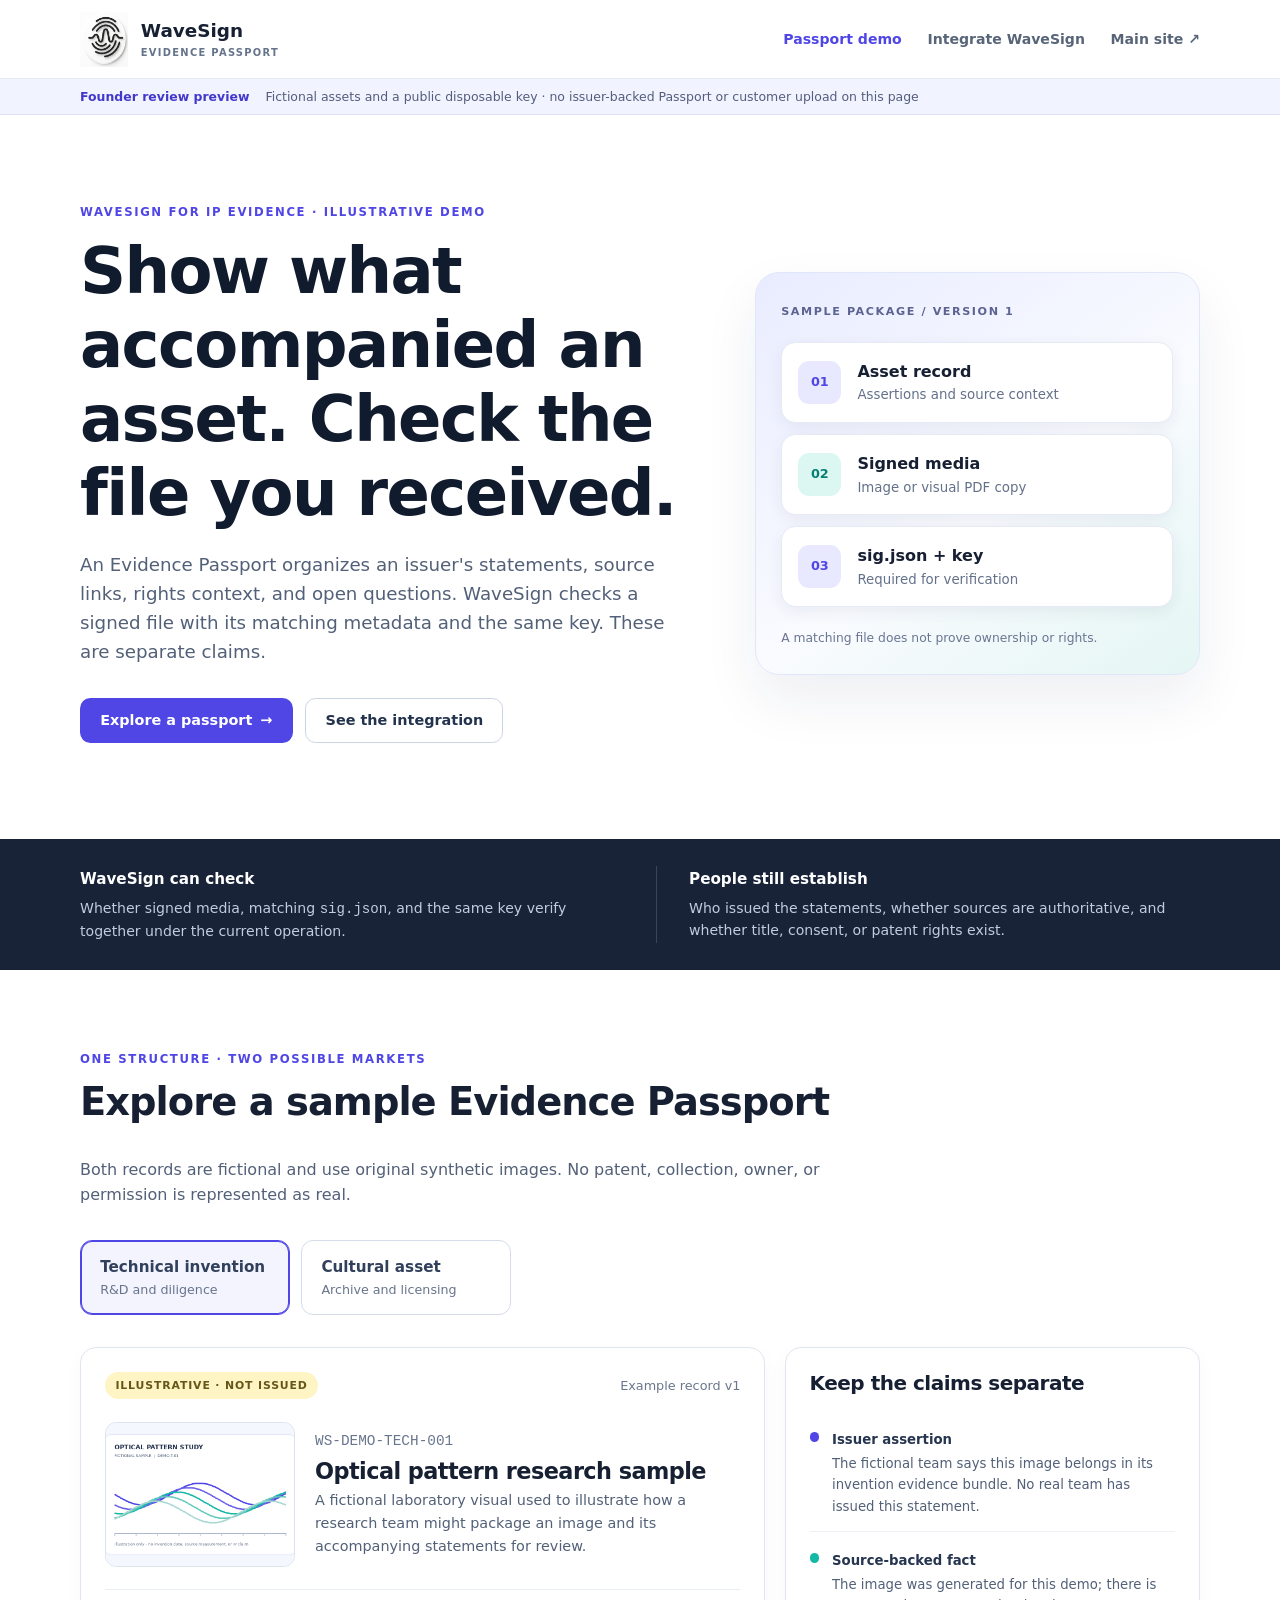
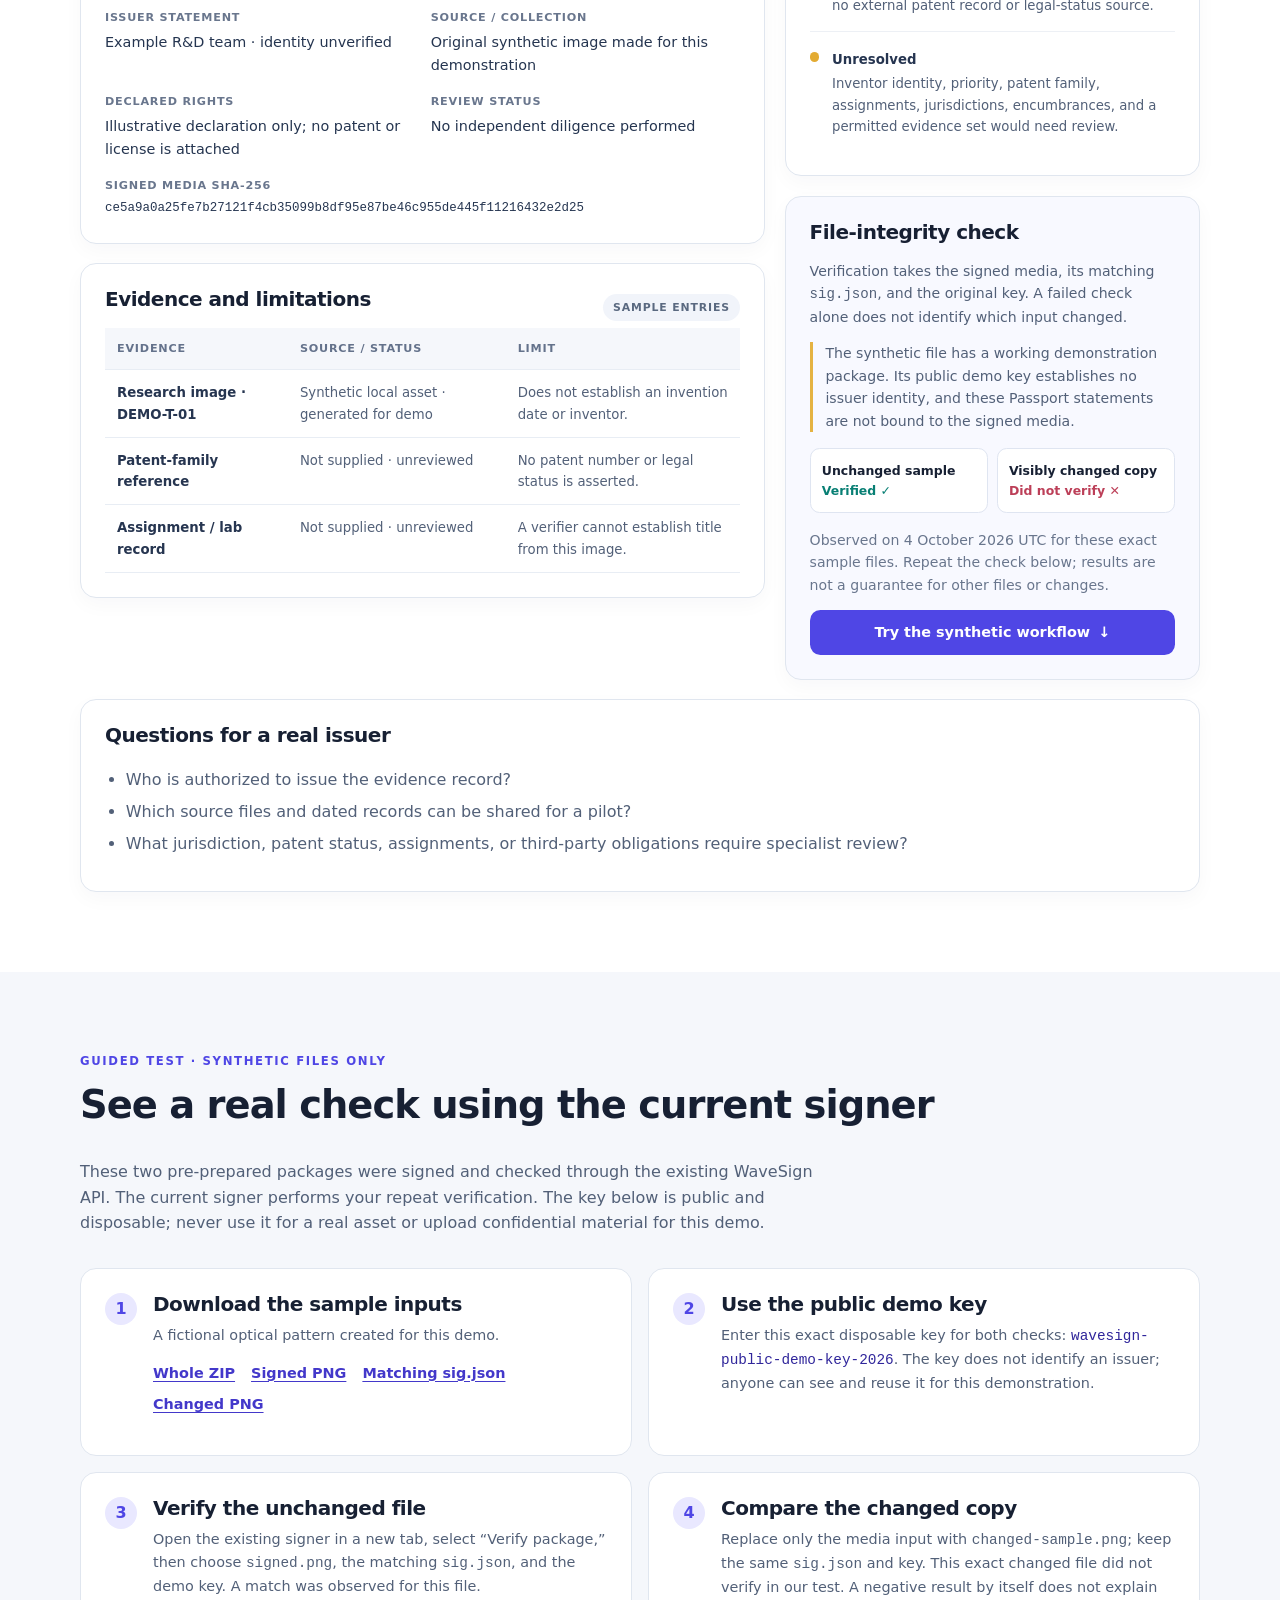
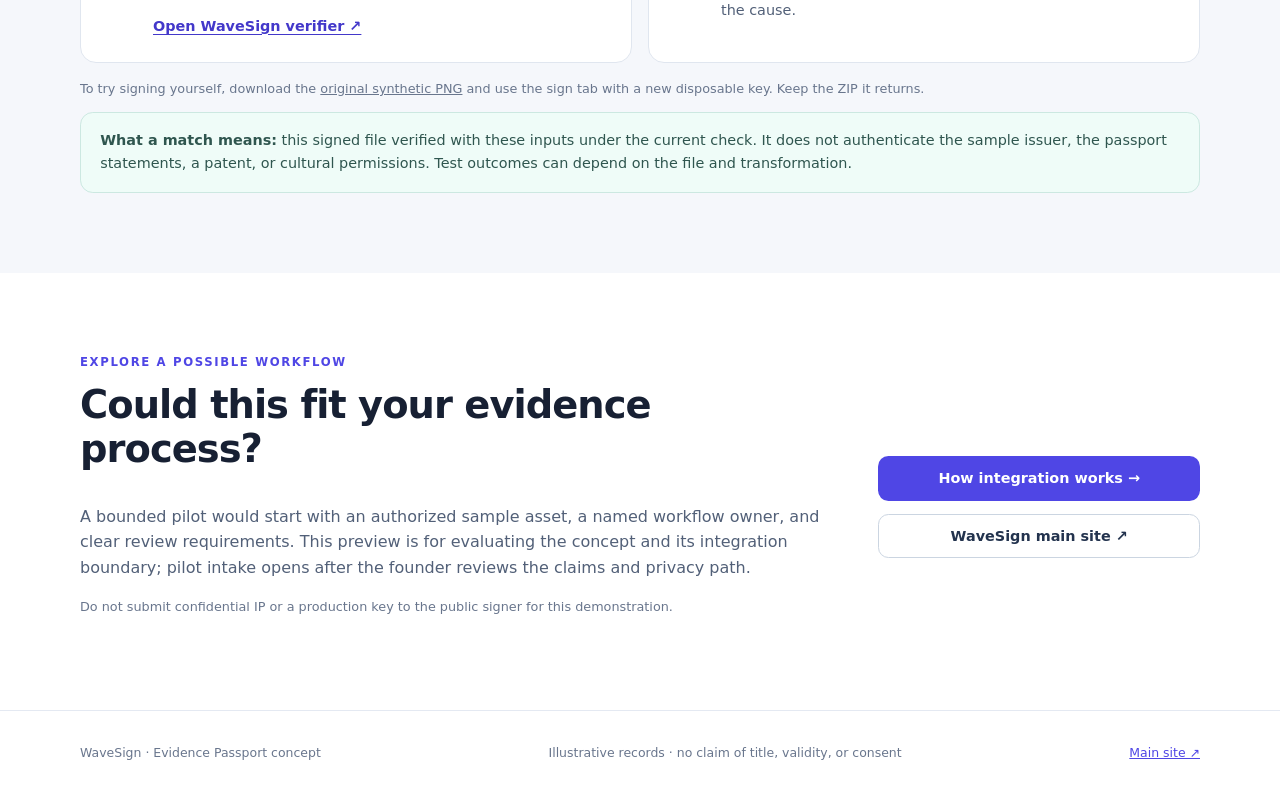
<file: index.html>
<!doctype html>
<html lang="en">
<head>
  <meta charset="utf-8">
  <meta name="viewport" content="width=device-width, initial-scale=1">
  <meta name="description" content="Explore illustrative evidence passports for a technical invention and a cultural asset. See how WaveSign file checks fit an IP evidence workflow.">
  <meta name="robots" content="noindex,nofollow">
  <title>Evidence Passport Demo · WaveSign</title>
  <link rel="stylesheet" href="assets/style.css">
  <script type="module" src="assets/passport.js"></script>
</head>
<body>
  <a class="skip" href="#main">Skip to content</a>
  <header class="site-header">
    <div class="shell header-inner">
      <a class="brand" href="index.html" aria-label="WaveSign Evidence Passport home">
        <img src="assets/wavesign-mark.png" alt="" width="48" height="55">
        <span>WaveSign <small>Evidence Passport</small></span>
      </a>
      <nav aria-label="Main navigation">
        <a aria-current="page" href="index.html">Passport demo</a>
        <a href="integrate.html">Integrate WaveSign</a>
        <a href="https://wave-sign.com/" rel="noopener">Main site ↗</a>
      </nav>
    </div>
  </header>
  <div class="preview-banner"><div class="shell"><strong>Founder review preview</strong><span>Fictional assets and a public disposable key · no issuer-backed Passport or customer upload on this page</span></div></div>
  <main id="main">
    <section class="hero shell">
      <div>
        <p class="eyebrow">WaveSign for IP evidence · illustrative demo</p>
        <h1>Show what accompanied an asset. Check the file you received.</h1>
        <p class="lede">An Evidence Passport organizes an issuer's statements, source links, rights context, and open questions. WaveSign checks a signed file with its matching metadata and the same key. These are separate claims.</p>
        <div class="hero-actions">
          <a class="button primary" href="#passport">Explore a passport <span aria-hidden="true">→</span></a>
          <a class="button secondary" href="integrate.html">See the integration</a>
        </div>
      </div>
      <aside class="hero-art" aria-label="Evidence package illustration">
        <div class="art-label">SAMPLE PACKAGE / VERSION 1</div>
        <div class="art-card"><span class="art-icon">01</span><span>Asset record <small>Assertions and source context</small></span></div>
        <div class="art-card"><span class="art-icon teal">02</span><span>Signed media <small>Image or visual PDF copy</small></span></div>
        <div class="art-card"><span class="art-icon">03</span><span>sig.json + key <small>Required for verification</small></span></div>
        <div class="art-foot">A matching file does not prove ownership or rights.</div>
      </aside>
    </section>

    <section class="boundary" aria-label="What the check means">
      <div class="shell boundary-grid">
        <div><strong>WaveSign can check</strong><p>Whether signed media, matching <code>sig.json</code>, and the same key verify together under the current operation.</p></div>
        <div><strong>People still establish</strong><p>Who issued the statements, whether sources are authoritative, and whether title, consent, or patent rights exist.</p></div>
      </div>
    </section>

    <section id="passport" class="section shell" aria-labelledby="passport-title">
      <p class="eyebrow">One structure · two possible markets</p>
      <h2 id="passport-title">Explore a sample Evidence Passport</h2>
      <p class="section-intro">Both records are fictional and use original synthetic images. No patent, collection, owner, or permission is represented as real.</p>
      <div class="switcher" role="group" aria-label="Choose an example">
        <button type="button" class="choice active" data-example="technical" aria-pressed="true">Technical invention <small>R&amp;D and diligence</small></button>
        <button type="button" class="choice" data-example="heritage" aria-pressed="false">Cultural asset <small>Archive and licensing</small></button>
      </div>

      <div class="passport-grid">
        <div class="passport-main">
          <article class="card asset-card" aria-live="polite">
            <div class="asset-header"><span class="tag">ILLUSTRATIVE · NOT ISSUED</span><span id="asset-version" class="quiet"></span></div>
            <div class="asset-detail">
              <img id="asset-image" src="assets/sample-optical.png" alt="Abstract synthetic optical pattern" width="720" height="480">
              <div>
                <p id="asset-id" class="mono quiet"></p>
                <h3 id="asset-title"></h3>
                <p id="asset-description"></p>
              </div>
            </div>
            <dl class="facts">
              <div><dt>Issuer statement</dt><dd id="issuer"></dd></div>
              <div><dt>Source / collection</dt><dd id="source"></dd></div>
              <div><dt>Declared rights</dt><dd id="rights"></dd></div>
              <div><dt>Review status</dt><dd id="review"></dd></div>
              <div class="wide"><dt>Signed media SHA-256</dt><dd id="fingerprint" class="mono hash"></dd></div>
            </dl>
          </article>
          <section class="card" aria-labelledby="evidence-title">
            <div class="card-head"><h3 id="evidence-title">Evidence and limitations</h3><span class="tag muted">SAMPLE ENTRIES</span></div>
            <div class="table-wrap"><table><thead><tr><th scope="col">Evidence</th><th scope="col">Source / status</th><th scope="col">Limit</th></tr></thead><tbody id="evidence-rows"></tbody></table></div>
          </section>
        </div>
        <aside class="passport-side">
          <section class="card" aria-labelledby="claims-title"><h3 id="claims-title">Keep the claims separate</h3>
            <div class="claim"><span class="dot indigo"></span><div><strong>Issuer assertion</strong><p id="claim-issuer"></p></div></div>
            <div class="claim"><span class="dot teal"></span><div><strong>Source-backed fact</strong><p id="claim-source"></p></div></div>
            <div class="claim"><span class="dot amber"></span><div><strong>Unresolved</strong><p id="claim-open"></p></div></div>
          </section>
          <section class="card check-card" aria-labelledby="check-title"><h3 id="check-title">File-integrity check</h3>
            <p>Verification takes the signed media, its matching <code>sig.json</code>, and the original key. A failed check alone does not identify which input changed.</p>
            <p class="status-note">The synthetic file has a working demonstration package. Its public demo key establishes no issuer identity, and these Passport statements are not bound to the signed media.</p>
            <div class="result-pair"><div><strong>Unchanged sample</strong><span>Verified ✓</span></div><div><strong>Visibly changed copy</strong><span>Did not verify ✕</span></div></div>
            <p class="quiet">Observed on 4 October 2026 UTC for these exact sample files. Repeat the check below; results are not a guarantee for other files or changes.</p>
            <a class="button primary full" href="#try-it">Try the synthetic workflow <span aria-hidden="true">↓</span></a>
          </section>
        </aside>
      </div>
      <section class="card questions" aria-labelledby="questions-title"><h3 id="questions-title">Questions for a real issuer</h3><ul id="questions-list"></ul></section>
    </section>

    <section id="try-it" class="section experiment" aria-labelledby="try-title"><div class="shell">
      <p class="eyebrow">Guided test · synthetic files only</p><h2 id="try-title">See a real check using the current signer</h2>
      <p class="section-intro">These two pre-prepared packages were signed and checked through the existing WaveSign API. The current signer performs your repeat verification. The key below is public and disposable; never use it for a real asset or upload confidential material for this demo.</p>
      <ol class="steps">
        <li><span class="step-num">1</span><div><h3>Download the sample inputs</h3><p id="sample-description">A fictional optical pattern created for this demo.</p><p class="download-links"><a id="package-download" class="text-link" href="assets/sample-optical-signed.zip" download>Whole ZIP</a><a id="signed-download" class="text-link" href="assets/sample-optical-package/signed.png" download="signed.png">Signed PNG</a><a id="metadata-download" class="text-link" href="assets/sample-optical-package/sig.json" download="sig.json">Matching sig.json</a><a id="changed-download" class="text-link" href="assets/sample-optical-package/changed-sample.png" download="changed-sample.png">Changed PNG</a></p></div></li>
        <li><span class="step-num">2</span><div><h3>Use the public demo key</h3><p>Enter this exact disposable key for both checks: <code class="demo-key">wavesign-public-demo-key-2026</code>. The key does not identify an issuer; anyone can see and reuse it for this demonstration.</p></div></li>
        <li><span class="step-num">3</span><div><h3>Verify the unchanged file</h3><p>Open the existing signer in a new tab, select “Verify package,” then choose <code>signed.png</code>, the matching <code>sig.json</code>, and the demo key. A match was observed for this file.</p><a class="text-link" href="https://wave-sign.com/image-signing" target="_blank" rel="noopener noreferrer">Open WaveSign verifier ↗</a></div></li>
        <li><span class="step-num">4</span><div><h3>Compare the changed copy</h3><p>Replace only the media input with <code>changed-sample.png</code>; keep the same <code>sig.json</code> and key. This exact changed file did not verify in our test. A negative result by itself does not explain the cause.</p></div></li>
      </ol>
      <p class="quiet">To try signing yourself, download the <a id="sample-download" href="assets/sample-optical.png" download="sample-optical.png">original synthetic PNG</a> and use the sign tab with a new disposable key. Keep the ZIP it returns.</p>
      <div class="callout"><strong>What a match means:</strong> this signed file verified with these inputs under the current check. It does not authenticate the sample issuer, the passport statements, a patent, or cultural permissions. Test outcomes can depend on the file and transformation.</div>
    </div></section>

    <section class="section shell next"><div><p class="eyebrow">Explore a possible workflow</p><h2>Could this fit your evidence process?</h2><p>A bounded pilot would start with an authorized sample asset, a named workflow owner, and clear review requirements. This preview is for evaluating the concept and its integration boundary; pilot intake opens after the founder reviews the claims and privacy path.</p><p class="quiet">Do not submit confidential IP or a production key to the public signer for this demonstration.</p></div><div class="next-actions"><a class="button primary" href="integrate.html">How integration works →</a><a class="button secondary" href="https://wave-sign.com/">WaveSign main site ↗</a></div></section>
  </main>
  <footer><div class="shell footer-inner"><span>WaveSign · Evidence Passport concept</span><span>Illustrative records · no claim of title, validity, or consent</span><a href="https://wave-sign.com/">Main site ↗</a></div></footer>
</body>
</html>
</file>
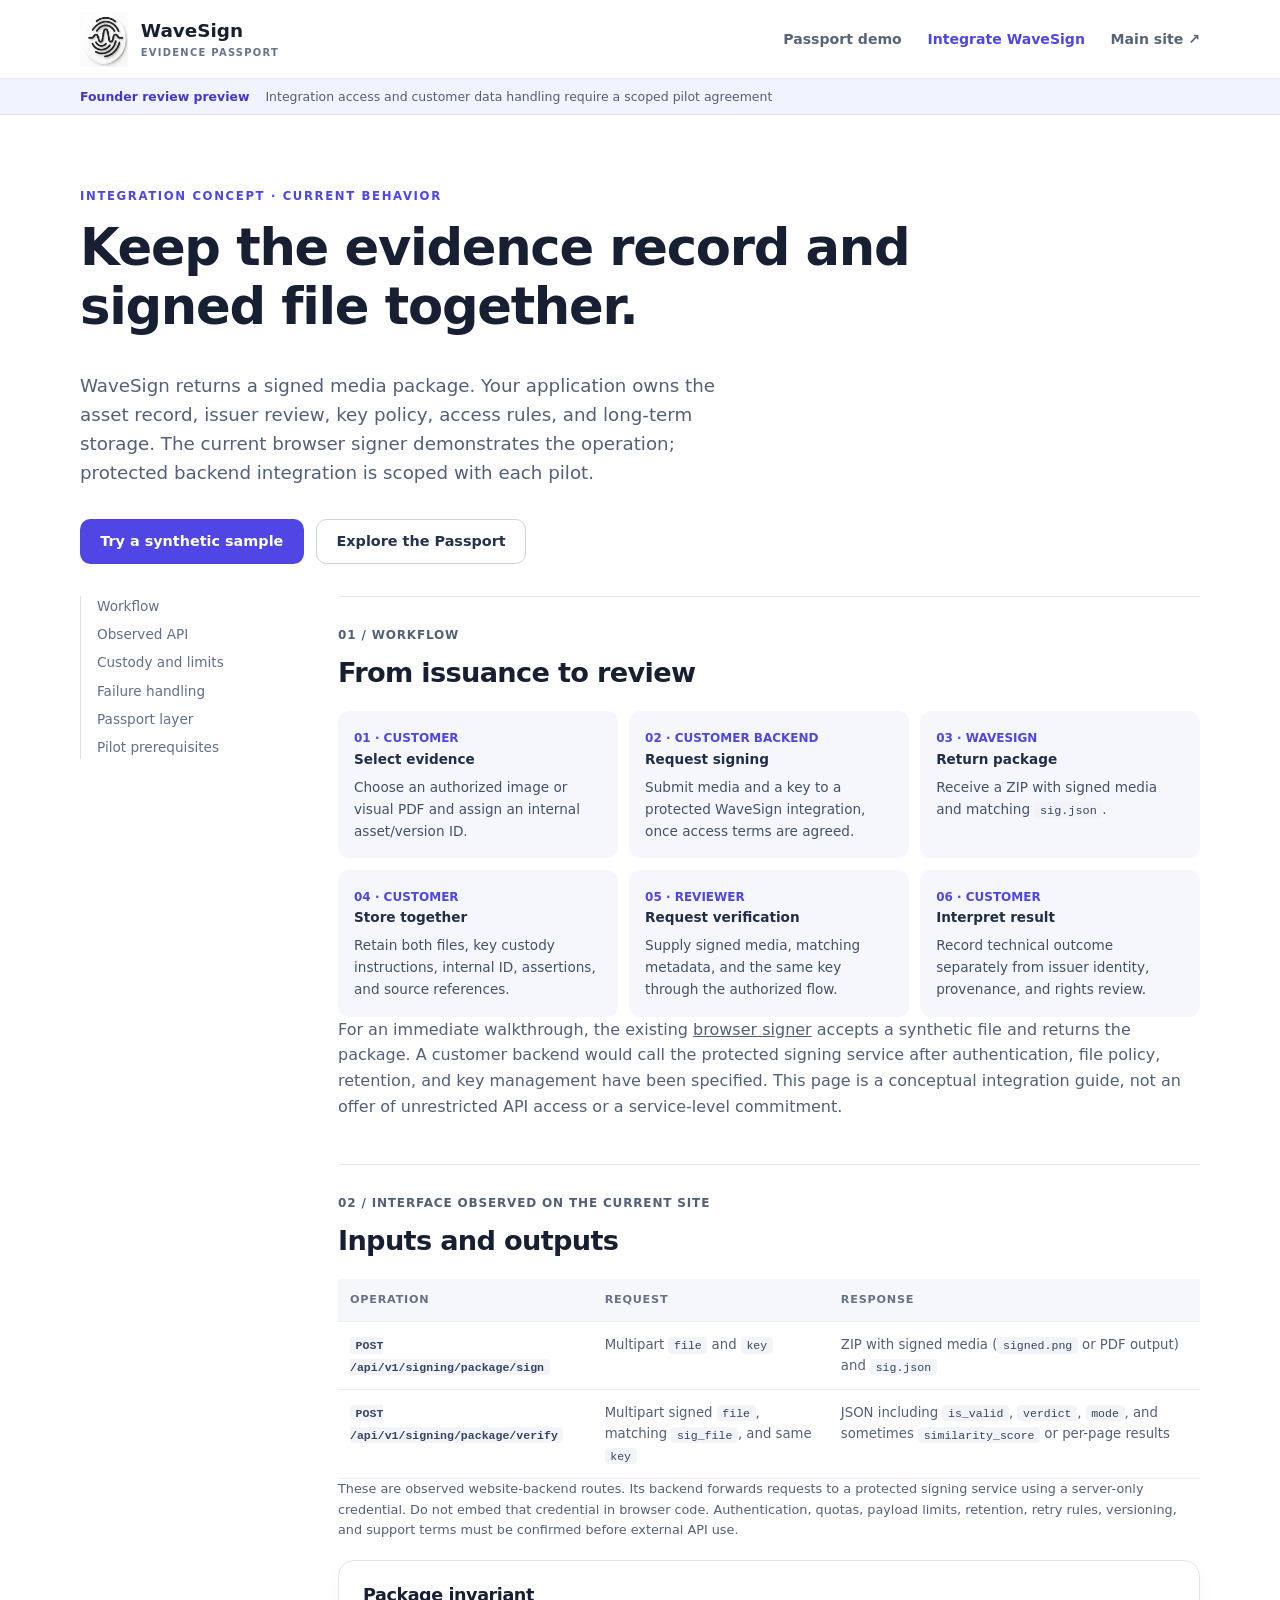
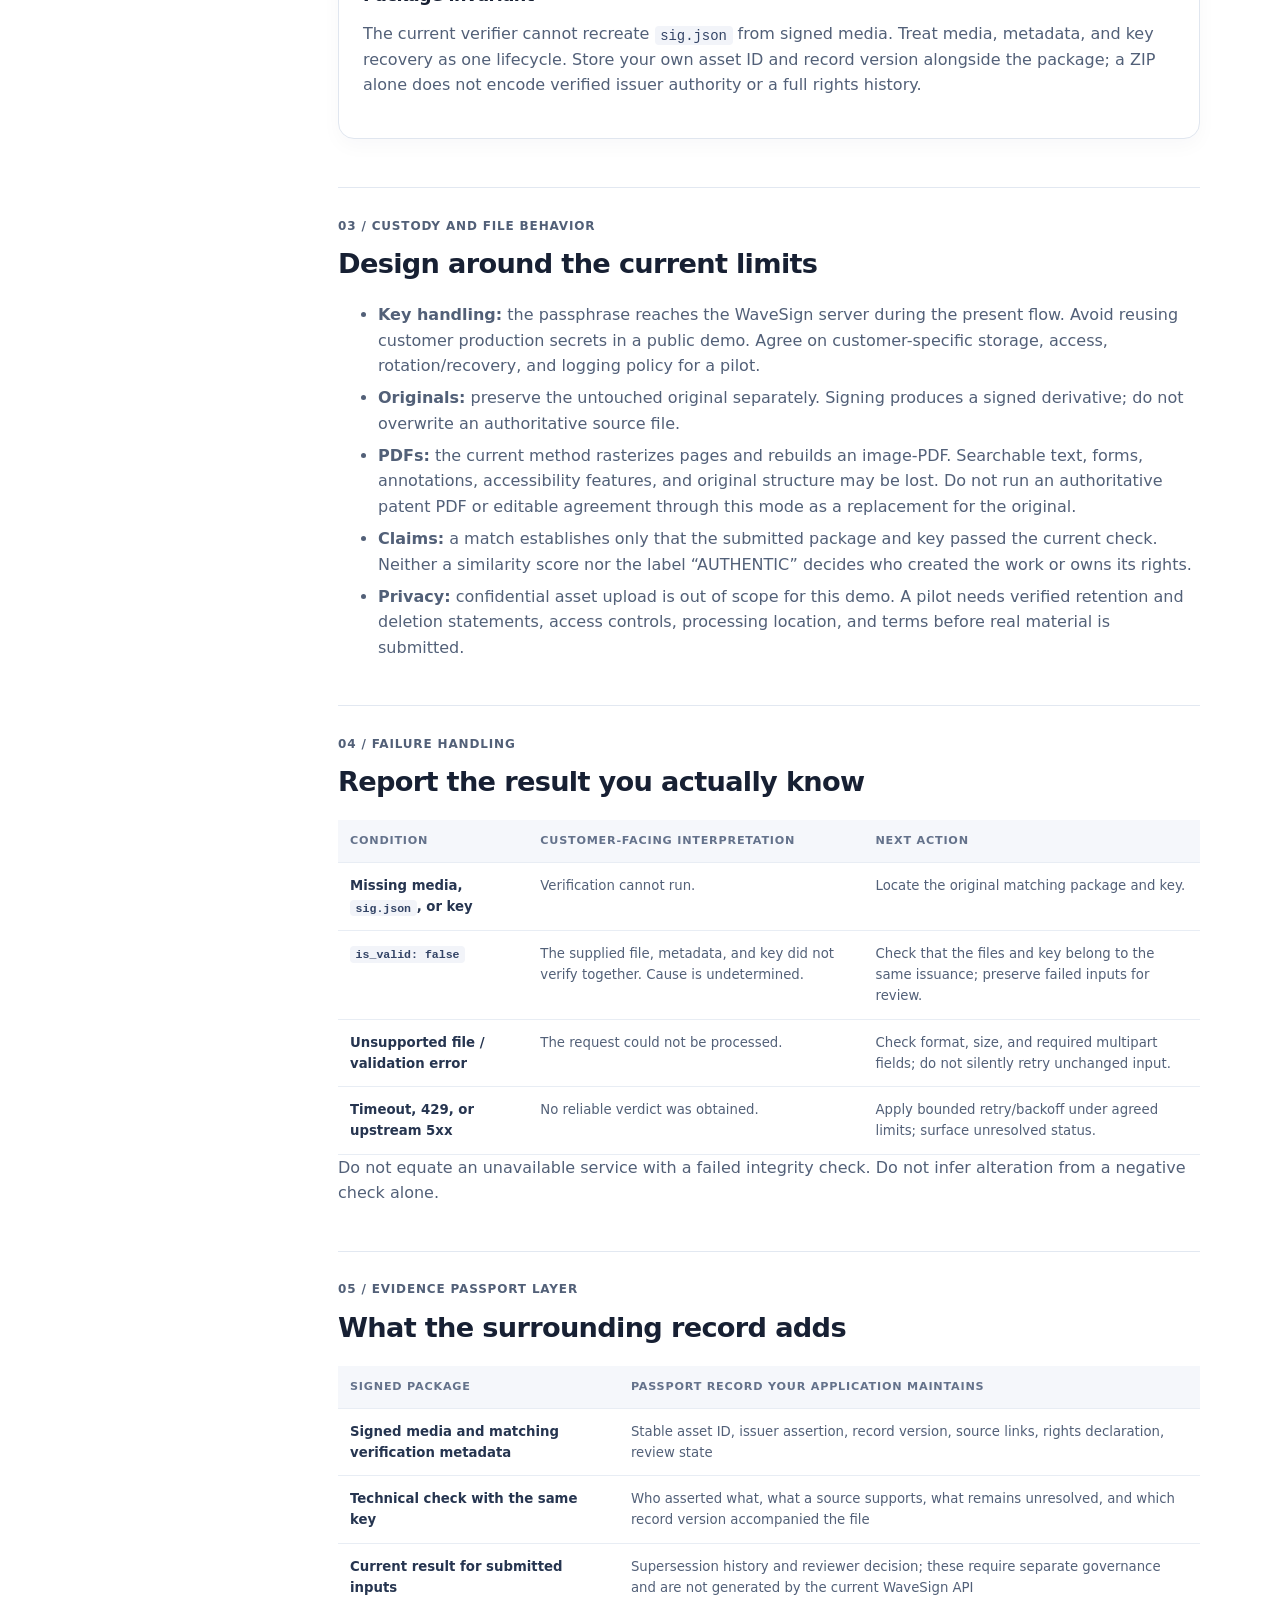
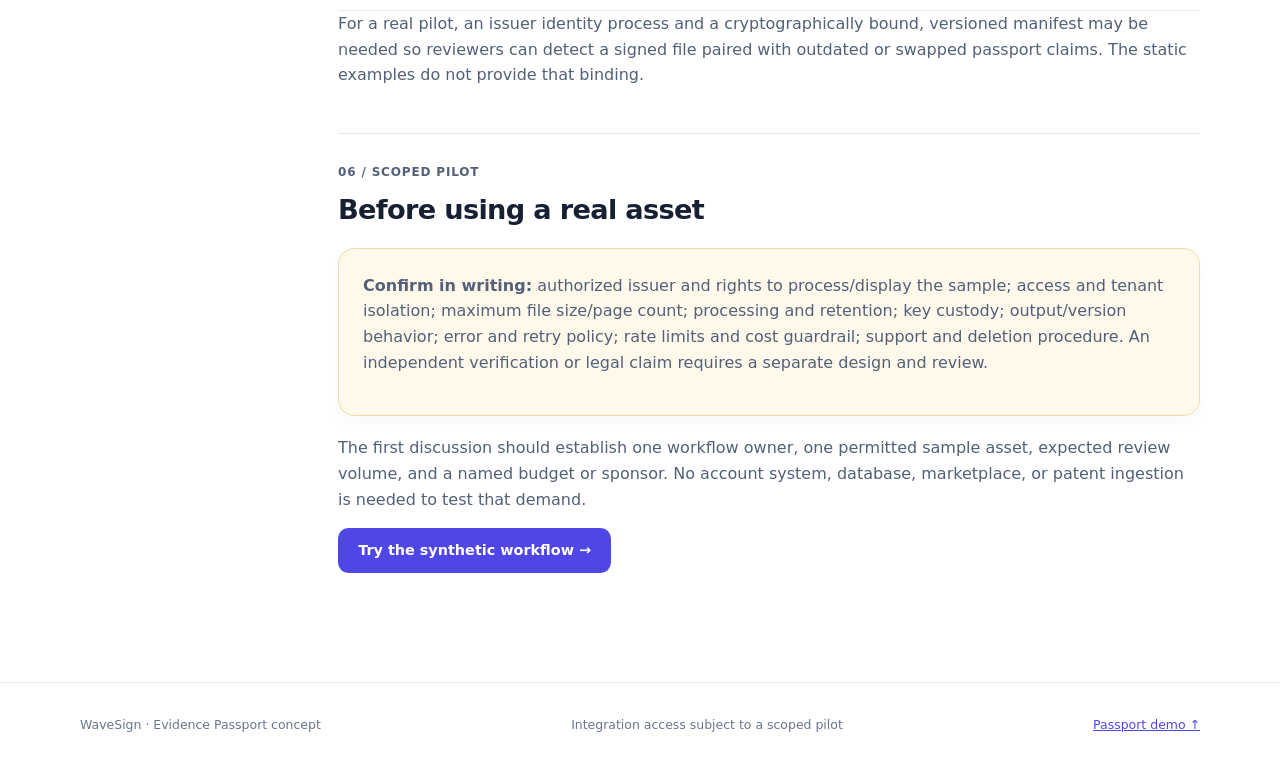
<file: integrate.html>
<!doctype html>
<html lang="en">
<head>
  <meta charset="utf-8">
  <meta name="viewport" content="width=device-width, initial-scale=1">
  <meta name="description" content="A practical overview of integrating the current WaveSign signed-file package into an evidence workflow, including required inputs and limitations.">
  <meta name="robots" content="noindex,nofollow">
  <title>Integrate WaveSign · Evidence Passport Demo</title>
  <link rel="stylesheet" href="assets/style.css">
</head>
<body>
  <a class="skip" href="#main">Skip to content</a>
  <header class="site-header"><div class="shell header-inner">
    <a class="brand" href="index.html" aria-label="WaveSign Evidence Passport home"><img src="assets/wavesign-mark.png" alt="" width="48" height="55"><span>WaveSign <small>Evidence Passport</small></span></a>
    <nav aria-label="Main navigation"><a href="index.html">Passport demo</a><a aria-current="page" href="integrate.html">Integrate WaveSign</a><a href="https://wave-sign.com/" rel="noopener">Main site ↗</a></nav>
  </div></header>
  <div class="preview-banner"><div class="shell"><strong>Founder review preview</strong><span>Integration access and customer data handling require a scoped pilot agreement</span></div></div>
  <main id="main" class="shell">
    <div class="doc-hero"><p class="eyebrow">Integration concept · current behavior</p><h1>Keep the evidence record and signed file together.</h1><p class="lede">WaveSign returns a signed media package. Your application owns the asset record, issuer review, key policy, access rules, and long-term storage. The current browser signer demonstrates the operation; protected backend integration is scoped with each pilot.</p><div class="hero-actions"><a class="button primary" href="index.html#try-it">Try a synthetic sample</a><a class="button secondary" href="index.html#passport">Explore the Passport</a></div></div>
    <div class="doc-layout"><nav class="toc" aria-label="On this page"><a href="#sequence">Workflow</a><a href="#contract">Observed API</a><a href="#storage">Custody and limits</a><a href="#errors">Failure handling</a><a href="#passport-added">Passport layer</a><a href="#pilot">Pilot prerequisites</a></nav>
      <div class="prose">
        <section id="sequence"><p class="label">01 / Workflow</p><h2>From issuance to review</h2>
          <div class="flow" aria-label="Six-step integration sequence"><div><span>01 · CUSTOMER</span><strong>Select evidence</strong>Choose an authorized image or visual PDF and assign an internal asset/version ID.</div><div><span>02 · CUSTOMER BACKEND</span><strong>Request signing</strong>Submit media and a key to a protected WaveSign integration, once access terms are agreed.</div><div><span>03 · WAVESIGN</span><strong>Return package</strong>Receive a ZIP with signed media and matching <code>sig.json</code>.</div><div><span>04 · CUSTOMER</span><strong>Store together</strong>Retain both files, key custody instructions, internal ID, assertions, and source references.</div><div><span>05 · REVIEWER</span><strong>Request verification</strong>Supply signed media, matching metadata, and the same key through the authorized flow.</div><div><span>06 · CUSTOMER</span><strong>Interpret result</strong>Record technical outcome separately from issuer identity, provenance, and rights review.</div></div>
          <p>For an immediate walkthrough, the existing <a href="https://wave-sign.com/image-signing">browser signer</a> accepts a synthetic file and returns the package. A customer backend would call the protected signing service after authentication, file policy, retention, and key management have been specified. This page is a conceptual integration guide, not an offer of unrestricted API access or a service-level commitment.</p>
        </section>
        <section id="contract"><p class="label">02 / Interface observed on the current site</p><h2>Inputs and outputs</h2>
          <div class="table-wrap"><table class="doc-table"><thead><tr><th scope="col">Operation</th><th scope="col">Request</th><th scope="col">Response</th></tr></thead><tbody>
            <tr><td><code>POST /api/v1/signing/package/sign</code></td><td>Multipart <code>file</code> and <code>key</code></td><td>ZIP with signed media (<code>signed.png</code> or PDF output) and <code>sig.json</code></td></tr>
            <tr><td><code>POST /api/v1/signing/package/verify</code></td><td>Multipart signed <code>file</code>, matching <code>sig_file</code>, and same <code>key</code></td><td>JSON including <code>is_valid</code>, <code>verdict</code>, <code>mode</code>, and sometimes <code>similarity_score</code> or per-page results</td></tr>
          </tbody></table></div>
          <p class="small">These are observed website-backend routes. Its backend forwards requests to a protected signing service using a server-only credential. Do not embed that credential in browser code. Authentication, quotas, payload limits, retention, retry rules, versioning, and support terms must be confirmed before external API use.</p>
          <div class="card"><h3>Package invariant</h3><p>The current verifier cannot recreate <code>sig.json</code> from signed media. Treat media, metadata, and key recovery as one lifecycle. Store your own asset ID and record version alongside the package; a ZIP alone does not encode verified issuer authority or a full rights history.</p></div>
        </section>
        <section id="storage"><p class="label">03 / Custody and file behavior</p><h2>Design around the current limits</h2>
          <ul><li><strong>Key handling:</strong> the passphrase reaches the WaveSign server during the present flow. Avoid reusing customer production secrets in a public demo. Agree on customer-specific storage, access, rotation/recovery, and logging policy for a pilot.</li><li><strong>Originals:</strong> preserve the untouched original separately. Signing produces a signed derivative; do not overwrite an authoritative source file.</li><li><strong>PDFs:</strong> the current method rasterizes pages and rebuilds an image-PDF. Searchable text, forms, annotations, accessibility features, and original structure may be lost. Do not run an authoritative patent PDF or editable agreement through this mode as a replacement for the original.</li><li><strong>Claims:</strong> a match establishes only that the submitted package and key passed the current check. Neither a similarity score nor the label “AUTHENTIC” decides who created the work or owns its rights.</li><li><strong>Privacy:</strong> confidential asset upload is out of scope for this demo. A pilot needs verified retention and deletion statements, access controls, processing location, and terms before real material is submitted.</li></ul>
        </section>
        <section id="errors"><p class="label">04 / Failure handling</p><h2>Report the result you actually know</h2>
          <div class="table-wrap"><table class="doc-table"><thead><tr><th scope="col">Condition</th><th scope="col">Customer-facing interpretation</th><th scope="col">Next action</th></tr></thead><tbody>
            <tr><td>Missing media, <code>sig.json</code>, or key</td><td>Verification cannot run.</td><td>Locate the original matching package and key.</td></tr>
            <tr><td><code>is_valid: false</code></td><td>The supplied file, metadata, and key did not verify together. Cause is undetermined.</td><td>Check that the files and key belong to the same issuance; preserve failed inputs for review.</td></tr>
            <tr><td>Unsupported file / validation error</td><td>The request could not be processed.</td><td>Check format, size, and required multipart fields; do not silently retry unchanged input.</td></tr>
            <tr><td>Timeout, 429, or upstream 5xx</td><td>No reliable verdict was obtained.</td><td>Apply bounded retry/backoff under agreed limits; surface unresolved status.</td></tr>
          </tbody></table></div>
          <p>Do not equate an unavailable service with a failed integrity check. Do not infer alteration from a negative check alone.</p>
        </section>
        <section id="passport-added"><p class="label">05 / Evidence Passport layer</p><h2>What the surrounding record adds</h2>
          <div class="table-wrap"><table class="doc-table"><thead><tr><th scope="col">Signed package</th><th scope="col">Passport record your application maintains</th></tr></thead><tbody>
            <tr><td>Signed media and matching verification metadata</td><td>Stable asset ID, issuer assertion, record version, source links, rights declaration, review state</td></tr>
            <tr><td>Technical check with the same key</td><td>Who asserted what, what a source supports, what remains unresolved, and which record version accompanied the file</td></tr>
            <tr><td>Current result for submitted inputs</td><td>Supersession history and reviewer decision; these require separate governance and are not generated by the current WaveSign API</td></tr>
          </tbody></table></div>
          <p>For a real pilot, an issuer identity process and a cryptographically bound, versioned manifest may be needed so reviewers can detect a signed file paired with outdated or swapped passport claims. The static examples do not provide that binding.</p>
        </section>
        <section id="pilot"><p class="label">06 / Scoped pilot</p><h2>Before using a real asset</h2>
          <div class="card warning"><p><strong>Confirm in writing:</strong> authorized issuer and rights to process/display the sample; access and tenant isolation; maximum file size/page count; processing and retention; key custody; output/version behavior; error and retry policy; rate limits and cost guardrail; support and deletion procedure. An independent verification or legal claim requires a separate design and review.</p></div>
          <p>The first discussion should establish one workflow owner, one permitted sample asset, expected review volume, and a named budget or sponsor. No account system, database, marketplace, or patent ingestion is needed to test that demand.</p>
          <a class="button primary" href="index.html#try-it">Try the synthetic workflow →</a>
        </section>
      </div>
    </div>
  </main>
  <footer><div class="shell footer-inner"><span>WaveSign · Evidence Passport concept</span><span>Integration access subject to a scoped pilot</span><a href="index.html">Passport demo ↑</a></div></footer>
</body>
</html>
</file>
<file: assets/style.css>
:root{font-family:Inter,ui-sans-serif,system-ui,-apple-system,BlinkMacSystemFont,"Segoe UI",sans-serif;color:#172033;background:#fff;font-size:16px;line-height:1.6}*{box-sizing:border-box}html{scroll-behavior:smooth}body{margin:0}a{color:inherit}button,input{font:inherit}button{cursor:pointer}h1,h2,h3,p{margin-top:0}h1,h2,h3{line-height:1.16;letter-spacing:-.025em}h1{font-size:clamp(2.6rem,5vw,4.4rem);font-weight:800}h2{font-size:clamp(2rem,3vw,2.8rem);font-weight:750}h3{font-size:1.25rem;font-weight:700}p{color:#526078}.shell{width:min(100% - 2.5rem,1120px);margin-inline:auto}.skip{position:absolute;left:-100vw;z-index:100;background:#fff;padding:.6rem}.skip:focus{left:1rem;top:1rem}.site-header{position:sticky;top:0;z-index:10;border-bottom:1px solid #e5eaf2;background:rgba(255,255,255,.95);backdrop-filter:blur(14px)}.header-inner{min-height:78px;display:flex;align-items:center;justify-content:space-between;gap:1rem}.brand{display:flex;align-items:center;gap:.8rem;text-decoration:none;font-weight:800;font-size:1.15rem;line-height:1.15}.brand img{width:48px;height:55px;object-fit:contain}.brand small{display:block;color:#66748b;font-size:.62rem;letter-spacing:.13em;text-transform:uppercase;margin-top:.35rem}.site-header nav{display:flex;align-items:center;gap:1.6rem;flex-wrap:wrap}.site-header nav a{font-size:.88rem;color:#586579;text-decoration:none;font-weight:600}.site-header nav a:hover,.site-header nav a[aria-current=page]{color:#4f46e5}.hero{display:grid;grid-template-columns:1.15fr .85fr;align-items:center;gap:4.5rem;padding-block:5.5rem 6rem}.hero h1{max-width:800px;margin:.7rem 0 1.2rem;color:#111b2e}.lede{font-size:1.14rem;max-width:670px}.eyebrow{font-size:.73rem;text-transform:uppercase;letter-spacing:.14em;color:#4f46e5;font-weight:800}.hero-actions,.next-actions{display:flex;flex-wrap:wrap;gap:.8rem;margin-top:2rem}.button{display:inline-flex;align-items:center;justify-content:center;gap:.5rem;border-radius:.65rem;border:1px solid transparent;padding:.75rem 1.2rem;font-size:.9rem;font-weight:700;text-decoration:none;line-height:1.3;transition:transform .15s,background .15s}.button:hover{transform:translateY(-1px)}.button:focus-visible,a:focus-visible,button:focus-visible,input:focus-visible{outline:3px solid #14b8a6;outline-offset:3px}.primary{background:#4f46e5;color:#fff}.primary:hover{background:#4338ca}.secondary{background:#fff;border-color:#cbd5e1;color:#23334e}.secondary:hover{background:#f6f8fc}.full{width:100%}.hero-art{border-radius:1.5rem;background:linear-gradient(145deg,#e9ecff,#f9fbff 56%,#e4f6f3);border:1px solid #e1e7fa;padding:1.6rem;box-shadow:0 25px 55px #20286413}.art-label{color:#5d6391;font-size:.7rem;font-weight:800;letter-spacing:.14em;margin:.3rem 0 1.3rem}.art-card{display:flex;align-items:center;gap:1rem;background:#fff;border:1px solid #e5eaf4;box-shadow:0 5px 16px #2a315012;border-radius:.9rem;padding:1rem;margin:.7rem 0;color:#172033;font-weight:700}.art-card small{display:block;color:#63718a;font-weight:500}.art-icon{display:grid;place-items:center;flex:none;width:2.7rem;height:2.7rem;border-radius:.7rem;background:#e8e8ff;color:#4f46e5;font-size:.8rem}.art-icon.teal{background:#dcf7f2;color:#087f74}.art-foot{color:#6a7592;font-size:.77rem;margin-top:1.35rem}.boundary{background:#182338;color:#fff}.boundary-grid{display:grid;grid-template-columns:1fr 1fr;gap:2rem;padding-block:1.7rem}.boundary-grid>div+div{border-left:1px solid #3a455d;padding-left:2rem}.boundary strong{font-size:.95rem}.boundary p{color:#c1cce0;font-size:.88rem;margin:.3rem 0 0}.section{padding-block:5rem}.section-intro{max-width:740px;margin-bottom:2rem}.switcher{display:flex;gap:.7rem;margin:2rem 0}.choice{text-align:left;background:#fff;border:1px solid #d6dce8;border-radius:.75rem;padding:.9rem 1.2rem;min-width:210px;color:#31405b;font-size:.95rem;font-weight:700}.choice small{display:block;color:#67748c;font-weight:500}.choice.active{border-color:#4f46e5;background:#f4f4ff;box-shadow:inset 0 0 0 1px #4f46e5}.passport-grid{display:grid;grid-template-columns:minmax(0,1.65fr) minmax(280px,1fr);gap:1.2rem}.passport-main,.passport-side{display:grid;align-content:start;gap:1.2rem}.card{background:#fff;border:1px solid #e0e6ef;border-radius:1rem;padding:1.5rem;box-shadow:0 7px 20px #17253d08}.card h3{margin-bottom:1rem}.asset-header,.card-head{display:flex;justify-content:space-between;align-items:center;gap:1rem}.tag{display:inline-block;font-size:.68rem;letter-spacing:.08em;font-weight:800;color:#655717;background:#fff4c3;border-radius:10rem;padding:.3rem .65rem}.tag.muted{background:#f1f4fa;color:#5a6980}.quiet{color:#69768d;font-size:.8rem}.mono,code{font-family:ui-monospace,SFMono-Regular,Consolas,monospace}.asset-detail{display:grid;grid-template-columns:190px 1fr;gap:1.25rem;align-items:center;margin:1.4rem 0}.asset-detail img{width:100%;height:145px;object-fit:cover;border-radius:.7rem;border:1px solid #dbe4ed}.asset-detail h3{font-size:1.4rem;margin:.3rem 0}.asset-detail p{margin-bottom:0;font-size:.9rem}.facts{display:grid;grid-template-columns:1fr 1fr;gap:1rem;margin:0;border-top:1px solid #e9edf4;padding-top:1.2rem}.facts dt{font-size:.7rem;text-transform:uppercase;letter-spacing:.07em;color:#69768d;font-weight:700}.facts dd{margin:.25rem 0 0;font-size:.9rem;color:#253550}.table-wrap{overflow-x:auto}table{border-collapse:collapse;width:100%;font-size:.83rem;text-align:left}th{font-size:.7rem;text-transform:uppercase;letter-spacing:.07em;color:#64728b;background:#f5f7fb}th,td{padding:.75rem;vertical-align:top;border-bottom:1px solid #e8edf4}td:first-child{font-weight:600;color:#263550}td{color:#526078}.claim{display:flex;align-items:flex-start;gap:.8rem;border-top:1px solid #edf0f5;padding:.9rem 0}.claim:first-of-type{border-top:0}.claim strong{color:#263550;font-size:.83rem}.claim p{font-size:.83rem;margin:.1rem 0 0}.dot{width:.6rem;height:.6rem;border-radius:50%;margin-top:.4rem;flex:none}.dot.indigo{background:#4f46e5}.dot.teal{background:#14b8a6}.dot.amber{background:#e3ab32}.check-card{background:#f8f9ff}.check-card p{font-size:.88rem}.status-note{border-left:3px solid #e5b342;padding-left:.8rem}.questions{margin-top:1.2rem}.questions ul{margin:.5rem 0;padding-left:1.3rem;color:#526078}.questions li{padding:.2rem 0}.experiment{background:#f5f7fb}.steps{display:grid;grid-template-columns:repeat(2,1fr);gap:1rem;padding:0;list-style:none}.steps li{display:flex;gap:1rem;background:#fff;border:1px solid #e0e6ef;border-radius:1rem;padding:1.5rem}.steps h3{margin:0 0 .5rem}.steps p{font-size:.9rem}.step-num{display:grid;place-items:center;flex:none;width:2rem;height:2rem;border-radius:50%;background:#e9e8ff;color:#4f46e5;font-weight:800}.text-link{color:#4338ca;font-weight:700;font-size:.9rem;text-underline-offset:3px}.upload-button{position:relative;overflow:hidden;cursor:pointer}.upload-button input{position:absolute;inset:0;opacity:0;cursor:pointer;width:100%}.upload-button:focus-within{outline:3px solid #14b8a6}.steps .quiet{display:block;margin-top:.6rem}.callout{border:1px solid #cce8e1;border-radius:.8rem;background:#effcf8;padding:1rem 1.2rem;color:#2f564f;font-size:.9rem}.next{display:grid;grid-template-columns:1.4fr .6fr;gap:3rem;align-items:center}.next .quiet{max-width:700px}.next-actions{flex-direction:column}.next-actions .button{width:100%}footer{border-top:1px solid #e4e9f2;padding:2rem 0}.footer-inner{display:flex;justify-content:space-between;gap:1rem;flex-wrap:wrap;font-size:.78rem;color:#69768d}.footer-inner a{color:#4f46e5}.doc-hero{padding-block:4.5rem 2rem;max-width:850px}.doc-hero h1{font-size:clamp(2.5rem,4vw,3.6rem)}.doc-layout{display:grid;grid-template-columns:210px minmax(0,1fr);gap:3rem;padding-bottom:5rem}.toc{position:sticky;top:100px;align-self:start;display:grid;gap:.4rem;border-left:1px solid #dce2ec;padding-left:1rem}.toc a{text-decoration:none;color:#61708a;font-size:.85rem}.toc a:hover{color:#4f46e5}.prose section{scroll-margin-top:100px;padding:1.8rem 0;border-top:1px solid #e2e8f1}.prose h2{font-size:1.7rem}.prose h3{font-size:1.1rem}.prose p,.prose li{color:#526078}.prose li{margin:.4rem 0}.prose code{background:#f2f4f9;color:#334466;padding:.1rem .35rem;border-radius:.25rem;font-size:.87em}.prose .card{margin:1.2rem 0}.flow{display:grid;grid-template-columns:repeat(3,1fr);gap:.7rem}.flow>div{background:#f6f7fc;border-radius:.7rem;padding:1rem;font-size:.85rem;color:#41516c}.flow strong{display:block;color:#202e48;margin-bottom:.4rem}.flow span{color:#4f46e5;font-weight:800;font-size:.75rem}.label{font-size:.75rem;font-weight:800;letter-spacing:.07em;text-transform:uppercase;color:#4f46e5}.warning{background:#fff9eb;border-color:#f0dca9}.doc-table{width:100%;min-width:520px}.small{font-size:.8rem}@media(max-width:850px){.hero{grid-template-columns:1fr;gap:2rem;padding-block:3.5rem}.hero-art{max-width:600px}.passport-grid,.doc-layout,.next{grid-template-columns:1fr}.toc{position:static;display:flex;flex-wrap:wrap;border:0;padding:0;gap:.8rem}.steps{grid-template-columns:1fr}.next-actions{max-width:380px}}@media(max-width:600px){.shell{width:min(100% - 1.5rem,1120px)}.header-inner{align-items:flex-start;padding-block:.65rem;flex-direction:column}.brand img{width:34px;height:40px}.brand small{display:none}.site-header nav{gap:.85rem}.site-header nav a{font-size:.77rem}.boundary-grid,.facts,.asset-detail,.flow{grid-template-columns:1fr}.boundary-grid>div+div{border-left:0;border-top:1px solid #3a455d;padding:1rem 0 0}.switcher{flex-direction:column}.choice{width:100%}.card{padding:1rem}.section{padding-block:3.5rem}.asset-detail img{width:100%;height:190px}.steps li{padding:1rem}.footer-inner{flex-direction:column}}
:root{color-scheme:light}.facts .wide{grid-column:1/-1}.hash{overflow-wrap:anywhere;font-size:.78rem!important}.result-pair{display:grid;grid-template-columns:1fr 1fr;gap:.55rem;margin:1rem 0}.result-pair>div{border:1px solid #dfe5f1;border-radius:.6rem;padding:.7rem;background:#fff}.result-pair strong,.result-pair span{display:block;font-size:.78rem}.result-pair span{color:#087f74;font-weight:750}.result-pair>div+div span{color:#bc3f58}.download-links{display:flex;flex-wrap:wrap;gap:.55rem 1rem}.demo-key{overflow-wrap:anywhere;color:#30269b}@media(max-width:500px){.result-pair{grid-template-columns:1fr}}
.preview-banner{background:#f1f3ff;border-bottom:1px solid #dce0fa;color:#3d426c;font-size:.78rem}.preview-banner .shell{display:flex;align-items:center;gap:1rem;padding-block:.48rem}.preview-banner strong{color:#4338ca;white-space:nowrap}.preview-banner span{color:#555d7c}@media(max-width:600px){.preview-banner .shell{align-items:flex-start;flex-direction:column;gap:.1rem}}
</file>
